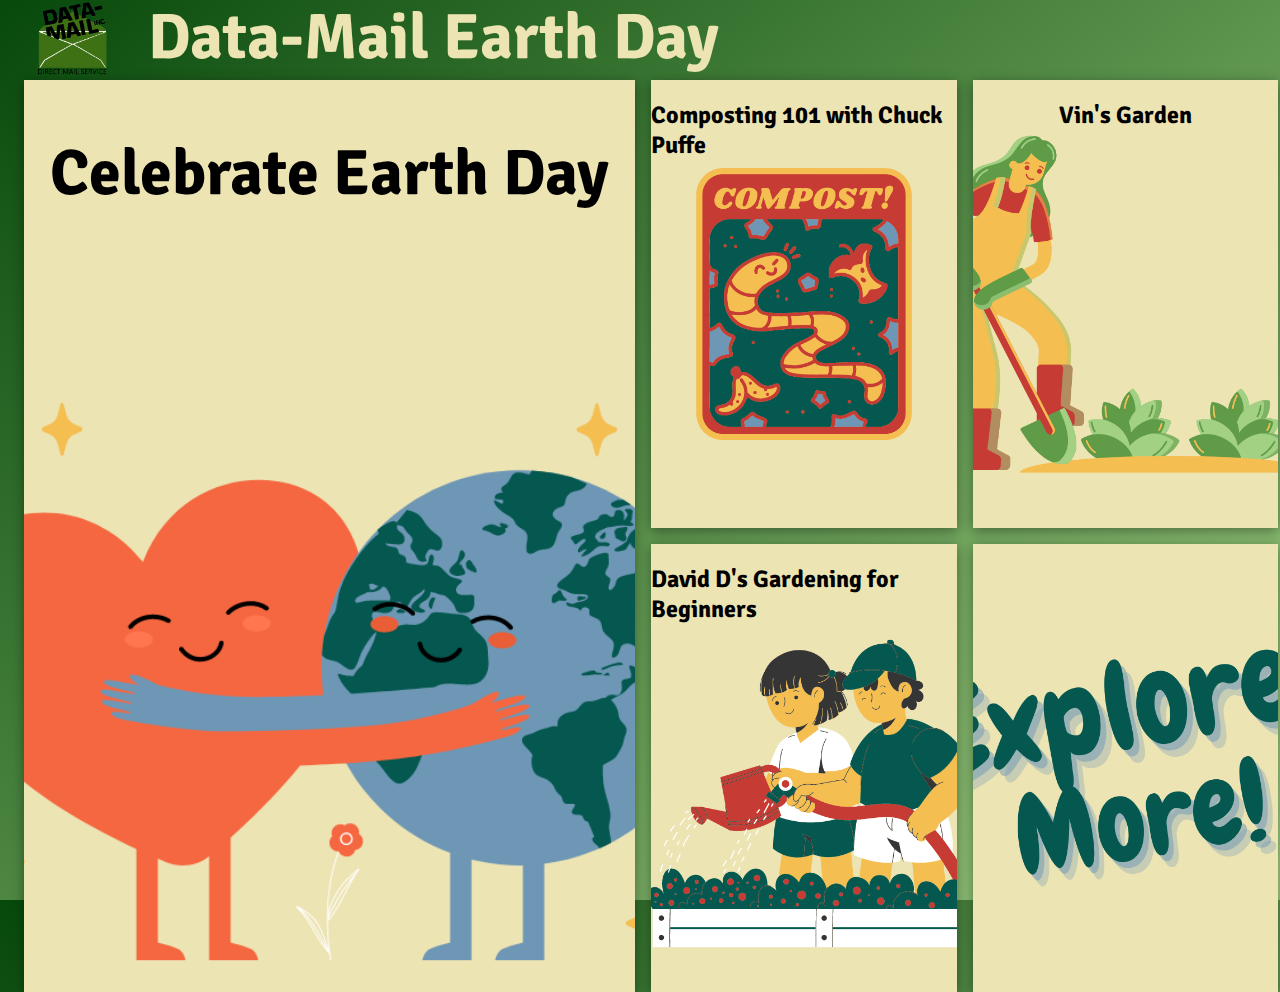
<file: index.html>
<!DOCTYPE html>
<html lang="en">

<head>
    <meta charset="UTF-8">
    <meta name="viewport" content="width=device-width, initial-scale=1.0">
    <title>Data-Mail Earth Day</title>
    <link rel="stylesheet" href="styles.css">
    <link rel="preconnect" href="https://fonts.googleapis.com">
    <link rel="preconnect" href="https://fonts.gstatic.com" crossorigin>
    <link href="https://fonts.googleapis.com/css2?family=Signika:wght@300..700&display=swap" rel="stylesheet">
</head>

<body class="signika">
    <header>
        <img src="./images/DM-green-logo.png">
        <h1>Data-Mail Earth Day</h1>
    </header>
    <div class="container">
            <div class="Earth-Main" onclick="window.open('./celebrate.html')">
                <h2 class="animated-main">Celebrate Earth Day</h2>
            </div>
        <div class="Composting-Main" onclick="window.open('./chuck.html')">
            <h2 class="animated">Composting 101 with Chuck Puffe</h2>
        </div>
        <div class="Gardening-1-Main" onclick="window.open('./vin.html')">
            <h2 class="animated">Vin's Garden</h2>
        </div>
        <div class="Gardening-2-Main" onclick="window.open('./david.html')">
            <h2 class="animated">David D's Gardening for Beginners</h2>
        </div>
        <div class="Explore-Main" onclick="window.open('https://www.earthday.org/history/', '_blank')"></div>
    </div>

    <script src="animation.js"></script>
</body>

</html>
</file>
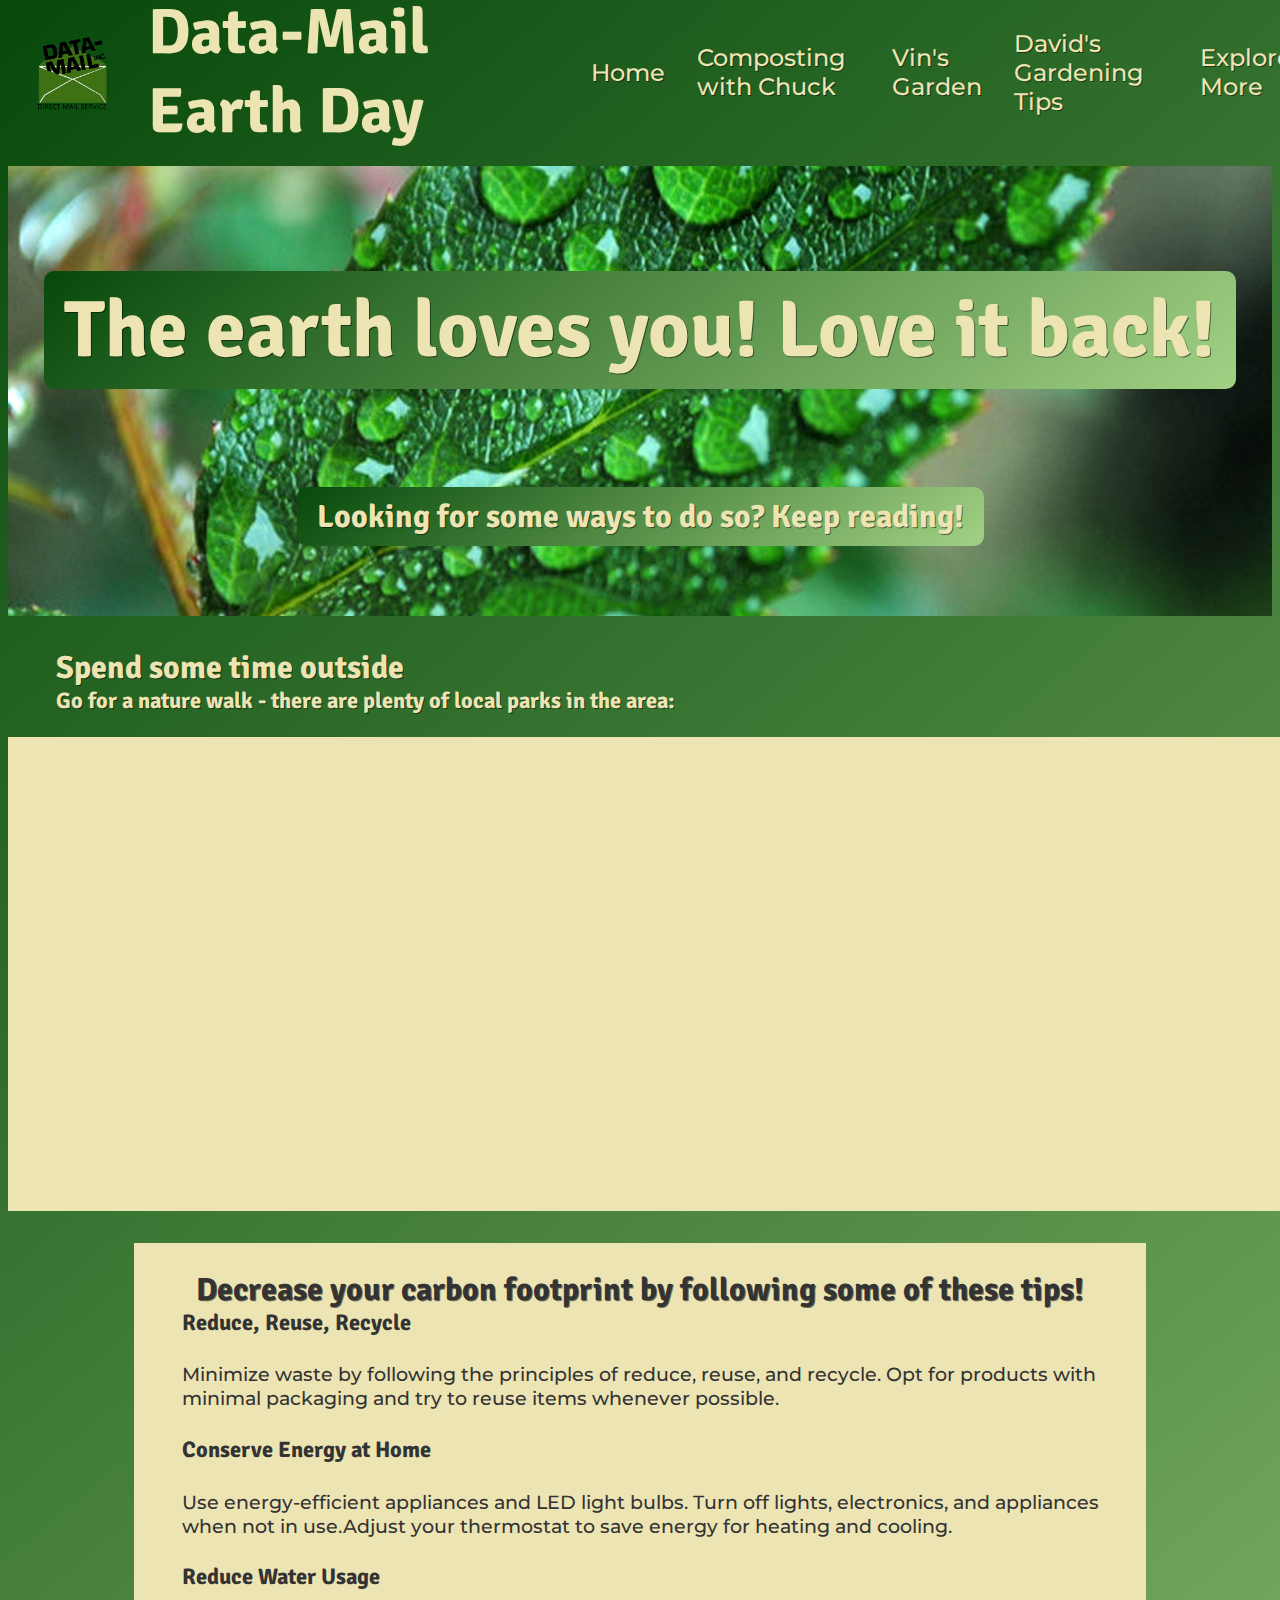
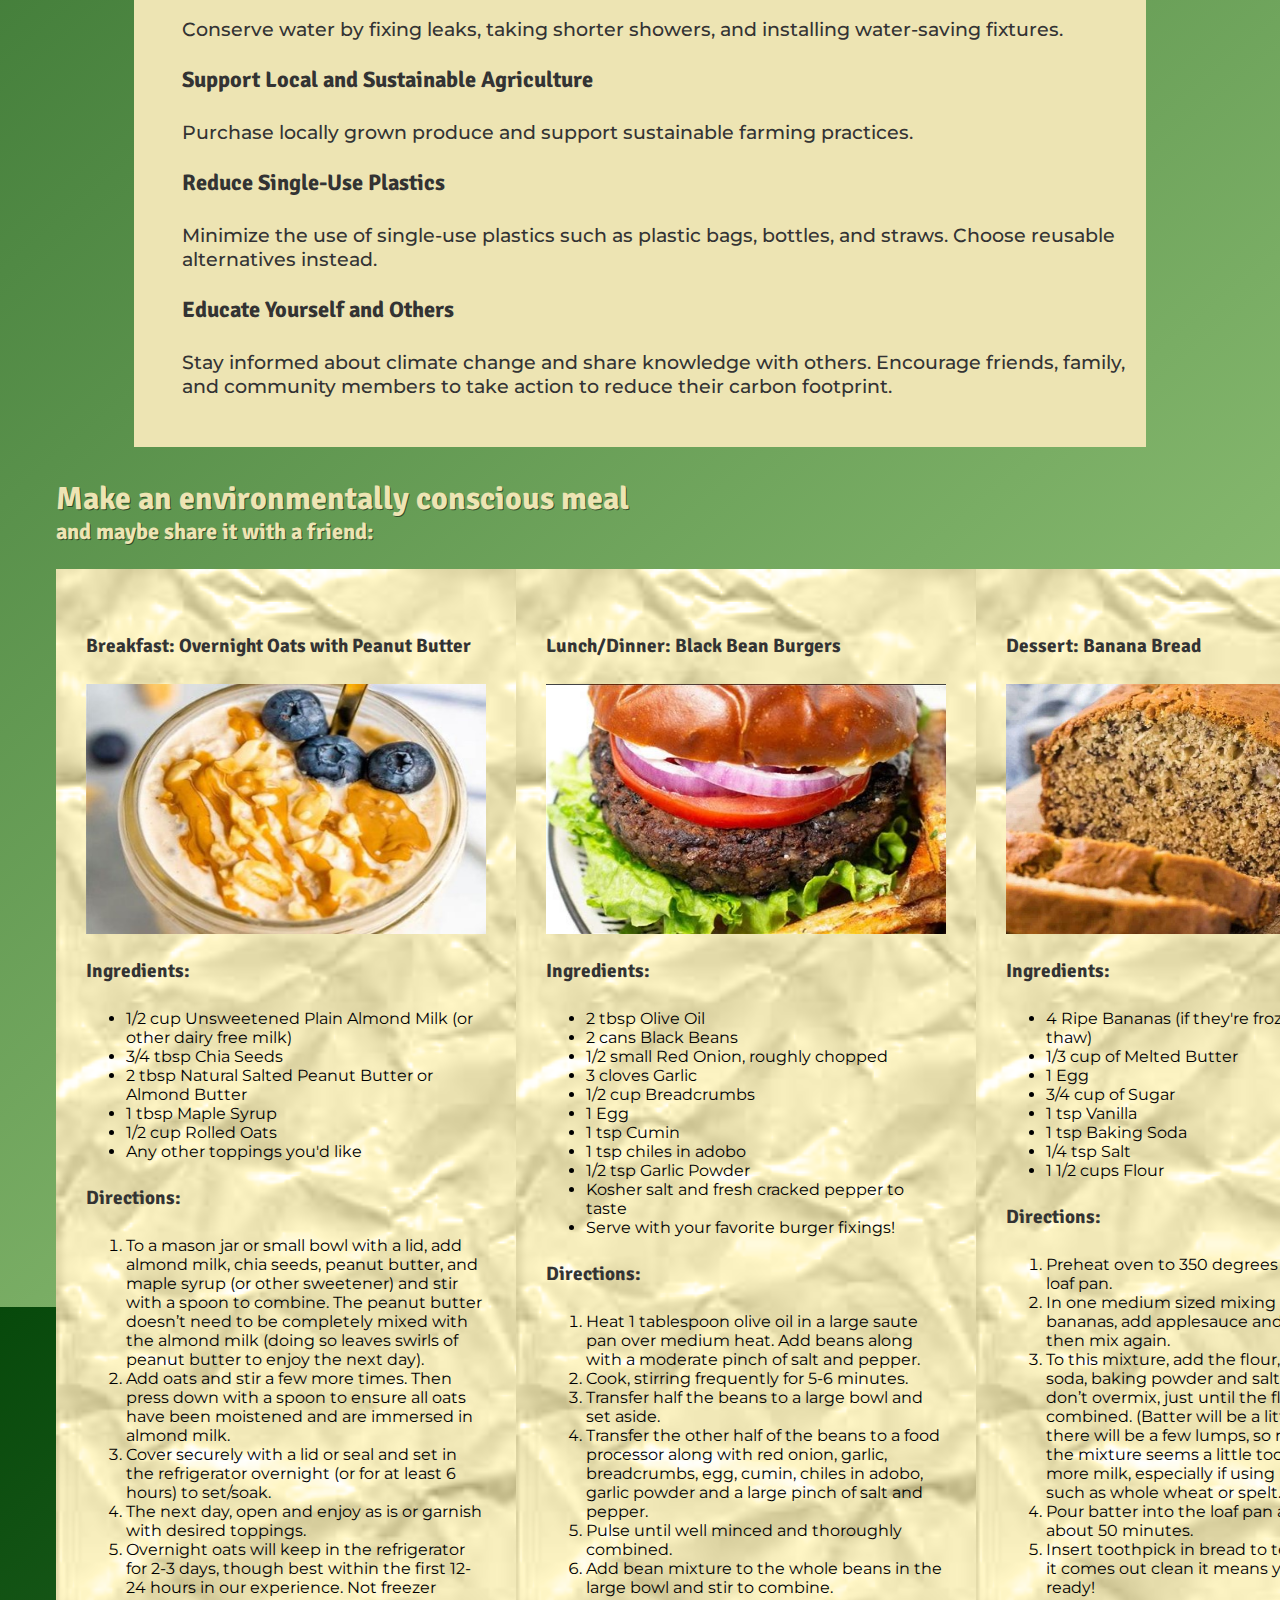
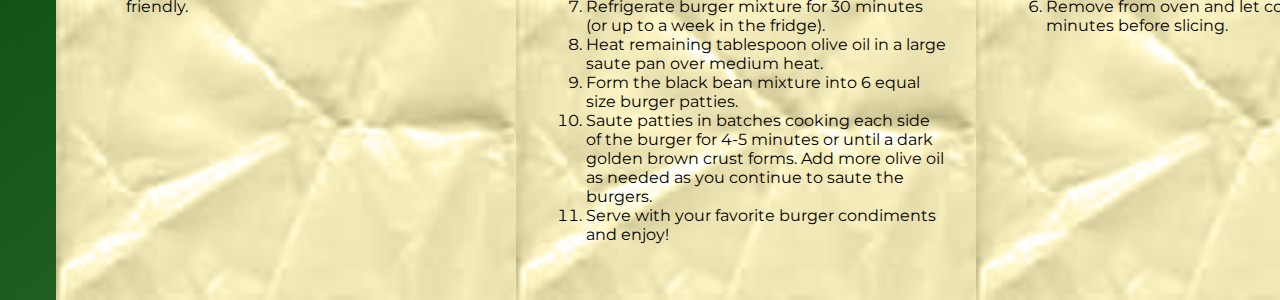
<file: celebrate.html>
<!DOCTYPE html>
<html lang="en">

<head>
    <meta charset="UTF-8">
    <meta name="viewport" content="width=device-width, initial-scale=1.0">
    <title>Celebrate Earth Day!</title>
    <link rel="stylesheet" href="celebrate.css">
    <link rel="preconnect" href="https://fonts.googleapis.com">
    <link rel="preconnect" href="https://fonts.gstatic.com" crossorigin>
    <link href="https://fonts.googleapis.com/css2?family=Signika:wght@300..700&display=swap" rel="stylesheet">
    <link href="https://fonts.googleapis.com/css2?family=Montserrat:ital,wght@0,100..900;1,100..900&display=swap" rel="stylesheet">
</head>

<body>
    <header>
        <img src="./images/DM-green-logo.png">
        <h1>Data-Mail Earth Day</h1>
        <a href="./index.html" id="first-link">Home</a>
        <a href="./chuck.html">Composting with Chuck</a>
        <a href="./vin.html">Vin's Garden</a>
        <a href="./david.html">David's Gardening Tips</a>
        <a href="./explore.html">Explore More</a>
    </header>
    <hero>
        <h2 class="signika">The earth loves you! Love it back!</h2>
        <h3 class="signika">Looking for some ways to do so? Keep reading!</h3>
    </hero>

    <section>
        <h2 class="signika">Spend some time outside</h2>
        <h3 class="signika">Go for a nature walk - there are plenty of local parks in the area:</h3>
    </section>
    <div class="flex">
        <div class="iframe-container">
        <iframe
            src="https://www.google.com/maps/embed?pb=!1m18!1m12!1m3!1d3747.328684200759!2d-72.73127588270683!3d41.69369651490354!2m3!1f0!2f0!3f0!3m2!1i1024!2i768!4f13.1!3m3!1m2!1s0x89e7b349e080b6cb%3A0x3db2d93b8cf324fa!2sMill%20Pond%20Park!5e1!3m2!1sen!2sus!4v1713380228325!5m2!1sen!2sus"
            width="600" height="450" style="border:0;" allowfullscreen="" loading="lazy"
            referrerpolicy="no-referrer-when-downgrade"></iframe></div>
            <div class="iframe-container">
            <iframe
            src="https://www.google.com/maps/embed?pb=!1m18!1m12!1m3!1d2228.7788567788!2d-72.72498881224136!3d41.67626080115717!2m3!1f0!2f0!3f0!3m2!1i1024!2i768!4f13.1!3m3!1m2!1s0x89e7b3270ff38e0b%3A0x391a46beb884fdff!2sRobert%20Stanley%20Nature%20Trail!5e1!3m2!1sen!2sus!4v1713380324048!5m2!1sen!2sus"
            width="600" height="450" style="border:0;" allowfullscreen="" loading="lazy"
            referrerpolicy="no-referrer-when-downgrade"></iframe> </div>
            <div class="iframe-container">
            <iframe
            src="https://www.google.com/maps/embed?pb=!1m18!1m12!1m3!1d6302.311756246227!2d-72.7799664522766!3d41.69286734277936!2m3!1f0!2f0!3f0!3m2!1i1024!2i768!4f13.1!3m3!1m2!1s0x89e7b21352a02e6d%3A0x145a19787b587199!2sStanley%20Quarter%20Park!5e1!3m2!1sen!2sus!4v1713380421697!5m2!1sen!2sus"
            width="600" height="450" style="border:0;" allowfullscreen="" loading="lazy"
            referrerpolicy="no-referrer-when-downgrade"></iframe> </div>
    </div>
    <section id="midsection" class="yellow-bg">
        <div class="flex">
        <h2 class="signika">Decrease your carbon footprint by following some of these tips!</h2>
    </div>
    <h3>Reduce, Reuse, Recycle</h3>
    <h4>Minimize waste by following the principles of reduce, reuse, and recycle. Opt for products with minimal packaging and try to reuse items whenever possible.</h4>
    <h3>Conserve Energy at Home</h3>
    <h4>Use energy-efficient appliances and LED light bulbs. Turn off lights, electronics, and appliances when not in use.Adjust your thermostat to save energy for heating and cooling.</h4>
    <h3>Reduce Water Usage</h3>
    <h4>Conserve water by fixing leaks, taking shorter showers, and installing water-saving fixtures.</h4>
    <h3>Support Local and Sustainable Agriculture</h3>
    <h4>Purchase locally grown produce and support sustainable farming practices.</h4>
    <h3>Reduce Single-Use Plastics</h3>
    <h4>Minimize the use of single-use plastics such as plastic bags, bottles, and straws. Choose reusable alternatives instead.</h4>
    <h3>Educate Yourself and Others</h3>
    <h4>Stay informed about climate change and share knowledge with others. Encourage friends, family, and community members to take action to reduce their carbon footprint.</h4>
    </section>
    <section>
        <h2 class="signika">Make an environmentally conscious meal</h2>
        <h3 class="signika">and maybe share it with a friend:</h3>
        <div class="flex align-top">
            <div class="recipe">
                <h4>Breakfast: Overnight Oats with Peanut Butter</h4>
                <div class="flex">
                    <img src="images/overnight-oats.jpg" alt="banana bread zoomed in" width="400px" height="250px">
                </div>
                <h4>Ingredients:</h4>
                <ul class="mont">
                    <li>1/2 cup Unsweetened Plain Almond Milk (or other dairy free milk)</li>
                    <li>3/4 tbsp Chia Seeds</li>
                    <li>2 tbsp Natural Salted Peanut Butter or Almond Butter</li>
                    <li>1 tbsp Maple Syrup</li>
                    <li>1/2 cup Rolled Oats</li>
                    <li>Any other toppings you'd like</li>
                </ul>
                <h4>Directions:</h4>
                <ol class="mont">
                    <li>To a mason jar or small bowl with a lid, add almond milk, chia seeds, peanut butter, and maple
                        syrup (or other sweetener) and stir with a spoon to combine. The peanut butter doesn’t need to
                        be completely mixed with the almond milk (doing so leaves swirls of peanut butter to enjoy the
                        next day).</li>
                    <li>Add oats and stir a few more times. Then press down with a spoon to ensure all oats have been
                        moistened and are immersed in almond milk.</li>
                    <li>Cover securely with a lid or seal and set in the refrigerator overnight (or for at least 6
                        hours) to set/soak.</li>
                    <li>The next day, open and enjoy as is or garnish with desired toppings.</li>
                    <li>Overnight oats will keep in the refrigerator for 2-3 days, though best within the first 12-24
                        hours in our experience. Not freezer friendly.</li>
                </ol>
            </div>
            <div class="recipe">
                <h4>Lunch/Dinner: Black Bean Burgers</h4>
                <div class="flex">
                    <img src="images/black-bean-burger.jpg" alt="black bean burger zoomed in" width="400px"
                        height="250px">
                </div>
                <h4>Ingredients:</h4>
                <ul class="mont">
                    <li>2 tbsp Olive Oil</li>
                    <li>2 cans Black Beans</li>
                    <li>1/2 small Red Onion, roughly chopped</li>
                    <li>3 cloves Garlic</li>
                    <li>1/2 cup Breadcrumbs</li>
                    <li>1 Egg</li>
                    <li>1 tsp Cumin</li>
                    <li>1 tsp chiles in adobo</li>
                    <li>1/2 tsp Garlic Powder</li>
                    <li>Kosher salt and fresh cracked pepper to taste</li>
                    <li>Serve with your favorite burger fixings!</li>
                </ul>
                <h4>Directions:</h4>
                <ol class="mont">
                    <li>Heat 1 tablespoon olive oil in a large saute pan over medium heat. Add beans along with a moderate pinch of salt and pepper. </li>
                    <li>Cook, stirring frequently for 5-6 minutes.</li>
                    <li>Transfer half the beans to a large bowl and set aside.</li>
                    <li>Transfer the other half of the beans to a food processor along with red onion, garlic, breadcrumbs, egg, cumin, chiles in adobo, garlic powder and a large pinch of salt and pepper. </li>
                    <li>Pulse until well minced and thoroughly combined. </li>
                    <li>Add bean mixture to the whole beans in the large bowl and stir to combine. </li>
                    <li>Refrigerate burger mixture for 30 minutes (or up to a week in the fridge). </li>
                    <li>Heat remaining tablespoon olive oil in a large saute pan over medium heat. </li>
                    <li>Form the black bean mixture into 6 equal size burger patties. </li>
                    <li>Saute patties in batches cooking each side of the burger for 4-5 minutes or until a dark golden brown crust forms. Add more olive oil as needed as you continue to saute the burgers. </li>
                    <li>Serve with your favorite burger condiments and enjoy!</li>
                </ol>
            </div>
            <div class="recipe">
                <h4>Dessert: Banana Bread</h4>
                <div class="flex">
                    <img src="images/banana-bread.jpg" alt="banana bread zoomed in" width="400px" height="250px">
                </div>
                <h4>Ingredients:</h4>
                <ul class="mont">
                    <li>4 Ripe Bananas (if they're frozen, let them thaw)</li>
                    <li>1/3 cup of Melted Butter</li>
                    <li>1 Egg</li>
                    <li>3/4 cup of Sugar</li>
                    <li>1 tsp Vanilla</li>
                    <li>1 tsp Baking Soda</li>
                    <li>1/4 tsp Salt</li>
                    <li>1 1/2 cups Flour</li>
                </ul>
                <h4>Directions:</h4>
                <ol class="mont">
                    <li>Preheat oven to 350 degrees F and grease a loaf pan.</li>
                    <li> In one medium sized mixing bowl: mash the bananas, add applesauce and vanilla extract, then mix again.</li>
                    <li>To this mixture, add the flour, sugar, baking soda, baking powder and salt. Mix well, but don’t overmix, just until the flour is combined. (Batter will be a little thick and there will be a few lumps, so no worries. If the mixture seems a little too thick, add a bit more milk, especially if using heavier flours such as whole wheat or spelt.)</li>
                    <li>Pour batter into the loaf pan and bake for about 50 minutes.</li>
                    <li>Insert toothpick in bread to test if it’s done. If it comes out clean it means your bread is ready!</li>
                    <li>Remove from oven and let cool for 10 minutes before slicing.</li>
                </ol>
            </div>
        </div>
    </section>
</body>

</html>
</file>
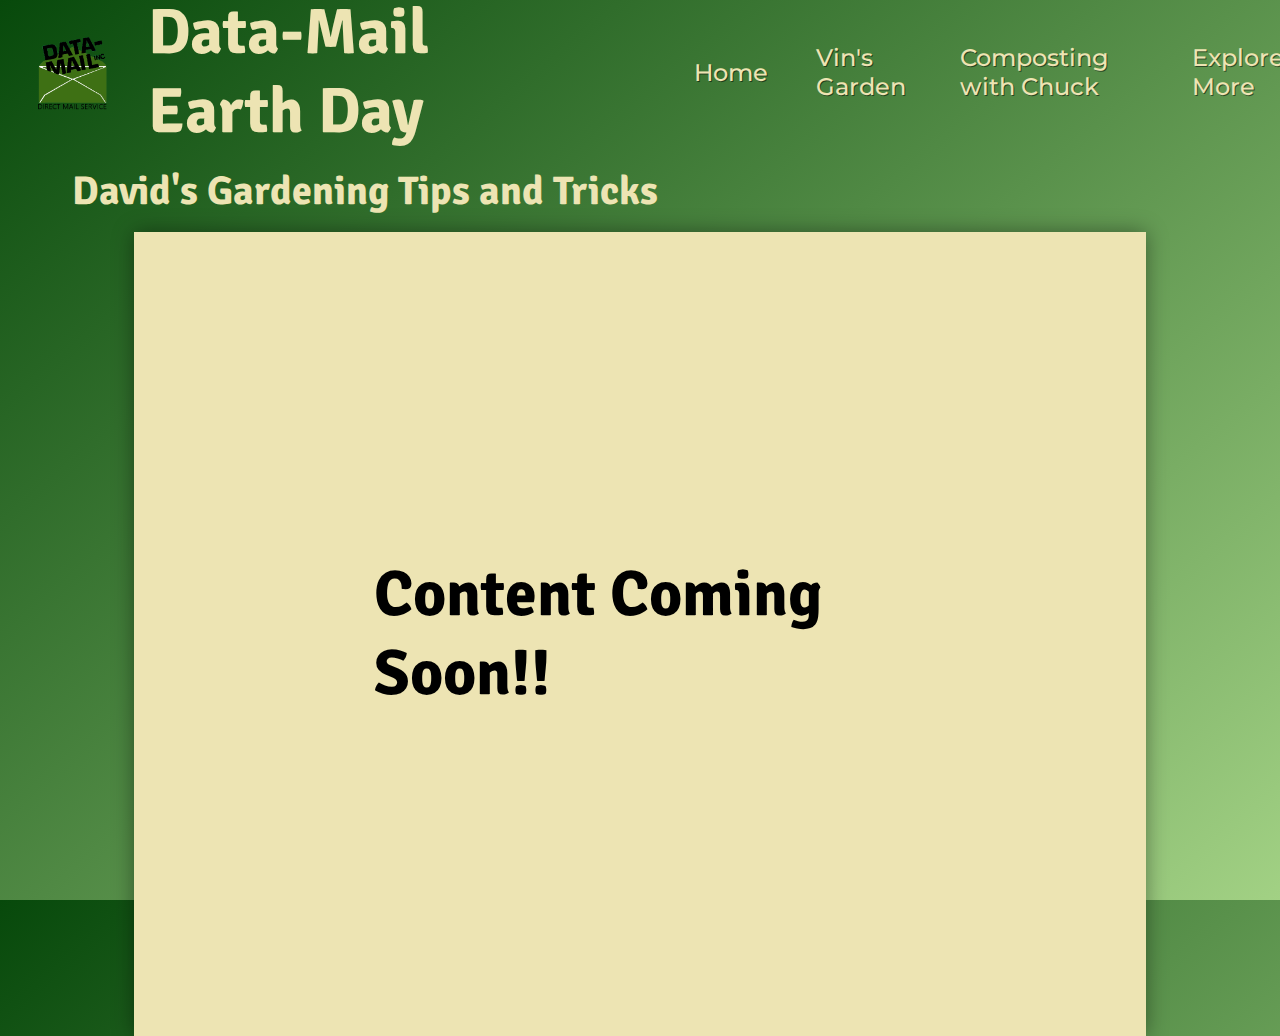
<file: david.html>
<!DOCTYPE html>
<html lang="en">
<head>
    <meta charset="UTF-8">
    <meta name="viewport" content="width=device-width, initial-scale=1.0">
    <title>Composting with Chuck</title>
    <link rel="stylesheet" href="styles.css">
    <link rel="preconnect" href="https://fonts.googleapis.com">
    <link rel="preconnect" href="https://fonts.gstatic.com" crossorigin>
    <link href="https://fonts.googleapis.com/css2?family=Signika:wght@300..700&display=swap" rel="stylesheet">
    <link href="https://fonts.googleapis.com/css2?family=Montserrat:ital,wght@0,100..900;1,100..900&display=swap" rel="stylesheet">
    <link rel="stylesheet" href="videos.css">
</head>
<body>
    <header>
        <img src="./images/DM-green-logo.png">
        <h1 class="signika">Data-Mail Earth Day</h1>
        <a href="./index.html" id="first-link">Home</a>
        <a href="./vin.html">Vin's Garden</a>
        <a href="./chuck.html">Composting with Chuck</a>
        <a href="https://www.earthday.org/history/" target="_blank">Explore More</a>
    </header>
    <h1 class="signika">David's Gardening Tips and Tricks</h1>
    <div class="flex">
        <div class="yellow-bg flex">
        <!-- <video class="video-container" controls>
            <source src="./images/gardening-2.mp4" type="video/mp4">
            Your browser does not support the video tag.
        </video> -->

        <h2 class="signika placeholder"> Content Coming Soon!!</h1>
        </div>
    </div>
    </div>
</body>
</html>
</file>
<file: styles.css>
html {
    background: rgb(162, 209, 132);
    background: linear-gradient(320deg, rgba(162, 209, 132, 1) 0%, rgba(7, 73, 11, 1) 100%);
    height: 100vh;
}

body {
    overflow-x: hidden;
    overflow-y: hidden;
}

.signika {
    font-family: "Signika", sans-serif;
    font-optical-sizing: auto;
    font-weight: bold;
    font-style: normal;
    font-variation-settings:
        "GRAD" 0;
}

.flex {
    display: flex;
    justify-content: space-evenly;
    align-items: center;
    width: 100%;
}

header {
    display: flex;
    justify-content: start;
    align-items: center;
    position: relative;
    top: -15px; 
    left: 20px;
}

header img {
    width: 7%;
}

header h1 {
    font-size: 4rem;
    margin-left: 2rem;
    margin-bottom: 0rem;
}

.container {
    display: grid;
    grid-auto-columns: 1fr;
    grid-template-columns: 2fr 1fr 1fr;
    grid-template-rows: 1fr 1fr;
    gap: 1rem;
    margin: -1rem auto;
    padding: 0 1rem;
    /* 1rem margin on left and right */
    grid-template-areas:
        "Earth-Main Composting-Main Gardening-1-Main"
        "Earth-Main Gardening-2-Main Explore-Main";
    max-height: 98vh;
    width: 98vw;
}

.container>div {
    background-size: cover;
    background-position: center;
    box-shadow: rgba(0, 0, 0, 0.4) 0px 3px 12px;
    display: flex;
    justify-content: center;
    position: relative;
    transition: transform 0.3s ease, color 0.3s ease;
    /* Smooth transition */
}

.container>div:not(.Explore-Main)::before {
    content: '';
    position: absolute;
    top: 0;
    left: 0;
    width: 100%;
    height: 100%;
    background-color: rgba(3, 3, 3, .7);
    opacity: 0;
    transition: opacity 0.3s ease;
    z-index: 1;
}

.container>div:not(.Explore-Main):hover::before {
    opacity: 0.6;
}

.container>div:not(.Explore-Main):hover h2 {
    animation: moveAndScale 0.3s forwards;
    /* Apply animation to h2 on hover */
    z-index: 2;
    opacity: 100%;
}

.Earth-Main {
    grid-area: Earth-Main;
    background-image: url(./images/Earth\ Main.png);
}

.Composting-Main {
    grid-area: Composting-Main;
    background-image: url(./images/Composting\ Main.png);
}

.Gardening-1-Main {
    grid-area: Gardening-1-Main;
    background-image: url(./images/Gardening\ 2\ Main.png);
}

.Gardening-2-Main {
    grid-area: Gardening-2-Main;
    background-image: url(./images/Gardening\ 1\ Main.png);
}

.Explore-Main {
    grid-area: Explore-Main;
    background-image: url(./images/Explore\ Main.png);
    /* transition: background-size 2s ease-in-out; */
}

.Explore-Main:hover {
    animation: bgScale 2s ease-in-out infinite alternate;
    /* make it stay at scale until no longer hovering */
}

.Composting-Main,
.Gardening-1-Main,
.Gardening-2-Main,
.Explore-Main {
    height: 28rem;
    /* Adjust the height as needed */
}

.Earth-Main h2 {
    font-size: 4rem;
}

.container h2:hover {
    cursor: url(./images/earth.png), pointer;
}

@keyframes moveAndScale {
    0% {
        transform: translateY(0) scale(1);
        color: inherit;
    }

    100% {
        transform: translateY(55%) scale(1.35);
        /* Adjust scale factor as needed */
        color: white;
    }
}

@keyframes bgScale {
    0% {
        transform: scale(1);
    }
    100% {
        transform: scale(1.1);
    }
}

.animated,
.animated-main {
    position: relative;
    display: inline-block;
    z-index: 2;
}

.animated::after,
.animated-main::after {
    content: '';
    position: absolute;
    width: 100%;
    height: 5px;
    bottom: 0;
    left: 0;
    background-color: white;
    /* Change this to your desired underline color */
    transition: width 0.3s ease;
    width: 0;
    margin-bottom: 15em;
}

.animated:hover::after,
.animated-main:hover::after {
    width: 100%;
}

.animated-main::after {
    margin-bottom: 11em;
}

h1 {
    color: #EDE4B3;
    margin-left: 4rem;
    font-size: 2.5rem;
    margin-bottom: 1rem;
    margin-top: 0rem;
}
</file>
<file: celebrate.css>
html {
    background: rgb(162,209,132);
background: linear-gradient(320deg, rgba(162,209,132,1) 0%, rgba(7,73,11,1) 100%);
    height: 323vh;
}

body{ 
    overflow-x: hidden;
}

h1, h2, h3, h4 {
    font-family: "Signika", sans-serif;
}

.signika {
    font-family: "Signika", sans-serif;
    font-optical-sizing: auto;
    font-weight: bold;
    font-style: normal;
    font-variation-settings:
      "GRAD" 0;
    text-shadow: 1px 1px 0px rgba(0, 0, 0, 0.5);
}

.mont {
    font-family: "Montserrat", sans-serif;
    font-optical-sizing: auto;
    font-weight: 400;
    font-style: normal;
}

.flex {
    display: flex;
    justify-content: space-evenly;
    align-items: center;
    width: 100%; 
}

.align-top {
    align-items: stretch;
}

header {
    display: flex;
    justify-content: start;
    align-items: center;
    position: relative;
    top: -15px; 
    left: 20px;
    margin-bottom: 0;
}

header img {
    width: 7%;
}

header h1 {
    font-size: 4rem;
    margin: 0 0 0 2rem;
    color: #EDE4B3;
    font-weight: bold;
}

#first-link {
    margin-left: 10%;
}

header a {
    margin-left: 2rem;
    font-family: "Montserrat", sans-serif;
    font-weight: 500;
    color: #EDE4B3;
    text-decoration: none;
    font-size: 1.5rem;
    text-shadow: 1px 1px 0px rgba(0, 0, 0, 0.5);
}

header a:hover {
    transition: color .3s ease;
    color: #424032;
}

hero {
    display: flex;
    flex-direction: column;
    background-image: url("images/Nature.jpg");
    justify-content: center;
    align-items: center;
    width: 100%;
    height: 50vh;
    background-size: cover;
    background-position: center;
    overflow: hidden;
    margin-top: 0;
}

hero h2 {
    font-size: 5rem;
    color: #EDE4B3;
    padding: 10px 20px;
    border-radius: 10px;
    background: linear-gradient(320deg, rgba(162,209,132,1) 0%, rgba(7,73,11,1) 100%);
}
hero h3 {
    font-size: 2rem;
    color: #EDE4B3;
    padding: 10px 20px;
    border-radius: 10px;
    background: linear-gradient(320deg, rgba(162,209,132,1) 0%,rgba(7,73,11,1) 100%);
}

section {
    margin-left: 3rem;
    margin-top: 2rem;
}

section h2 {
    font-size: 2rem;
    color: #EDE4B3;
    margin-bottom: 0;
}

section h3 {
    font-size: 1.4rem;
    color: #EDE4B3;
    margin-top: 0;
}

section h4 {
    font-size: 1.2rem;
    color: #333;
    font-family: "Montserrat", sans-serif;
    font-weight: 500;
}

.recipe {
    background-color: #EDE4B3;
    background-image: url('./images/paper-texture.jpg');
    background-blend-mode:luminosity;
    padding: 40px 30px;
    background-size: cover;
    max-width: 500px;
}

.recipe h4 {
    font-family: "Signika";
    font-weight: bold;
}

#midsection {
    width: 80%;
    height: 50%;
    margin: 2rem auto;
    padding-bottom: 1.5rem;
}

#midsection h2 {
    color: #333;
}
#midsection h3, #midsection h4 {
    color: #333;
    margin-left: 3rem;
}

.yellow-bg {
    background-color:#EDE4B3;
}

.iframe-container {
    border: 10px solid #EDE4B3;
    background-color:#EDE4B3;
}
</file>
<file: videos.css>
header {
    display: flex;
    justify-content: start;
    align-items: center;
    position: relative;
    top: -15px; 
    left: 20px;
    margin-bottom: 0;
}

header img {
    width: 7%;
}

header h1 {
    font-size: 4rem;
    margin: 0 0 0 2rem;
    color: #EDE4B3;
    font-weight: bold;
}

#first-link {
    margin-left: 15%;
}

header a {
    margin-left: 3rem;
    font-family: "Montserrat", sans-serif;
    font-weight: 500;
    color: #EDE4B3;
    text-decoration: none;
    font-size: 1.5rem;
    text-shadow: 1px 1px 0px rgba(0, 0, 0, 0.5);
}

header a:hover {
    transition: color .3s ease;
    color: #424032;
}

.video-container {
    position: relative;
    justify-content: center;
    width: 80%;
    overflow: hidden;
    border: 2px solid #ccc;
    box-shadow: 0 0 10px rgba(0, 0, 0, 0.4);
    background-color: #f9f9f9;
    cursor: pointer;
    margin: 0 auto;
}

.yellow-bg {
    background-color: #EDE4B3;
    padding: 30px 0px;
    display: flex;
    width: 80%;
    box-shadow: 0 0 20px rgba(0, 0, 0, 0.4);
}

.placeholder {
    padding: 15rem;
    font-size: 4rem;
}
</file>
